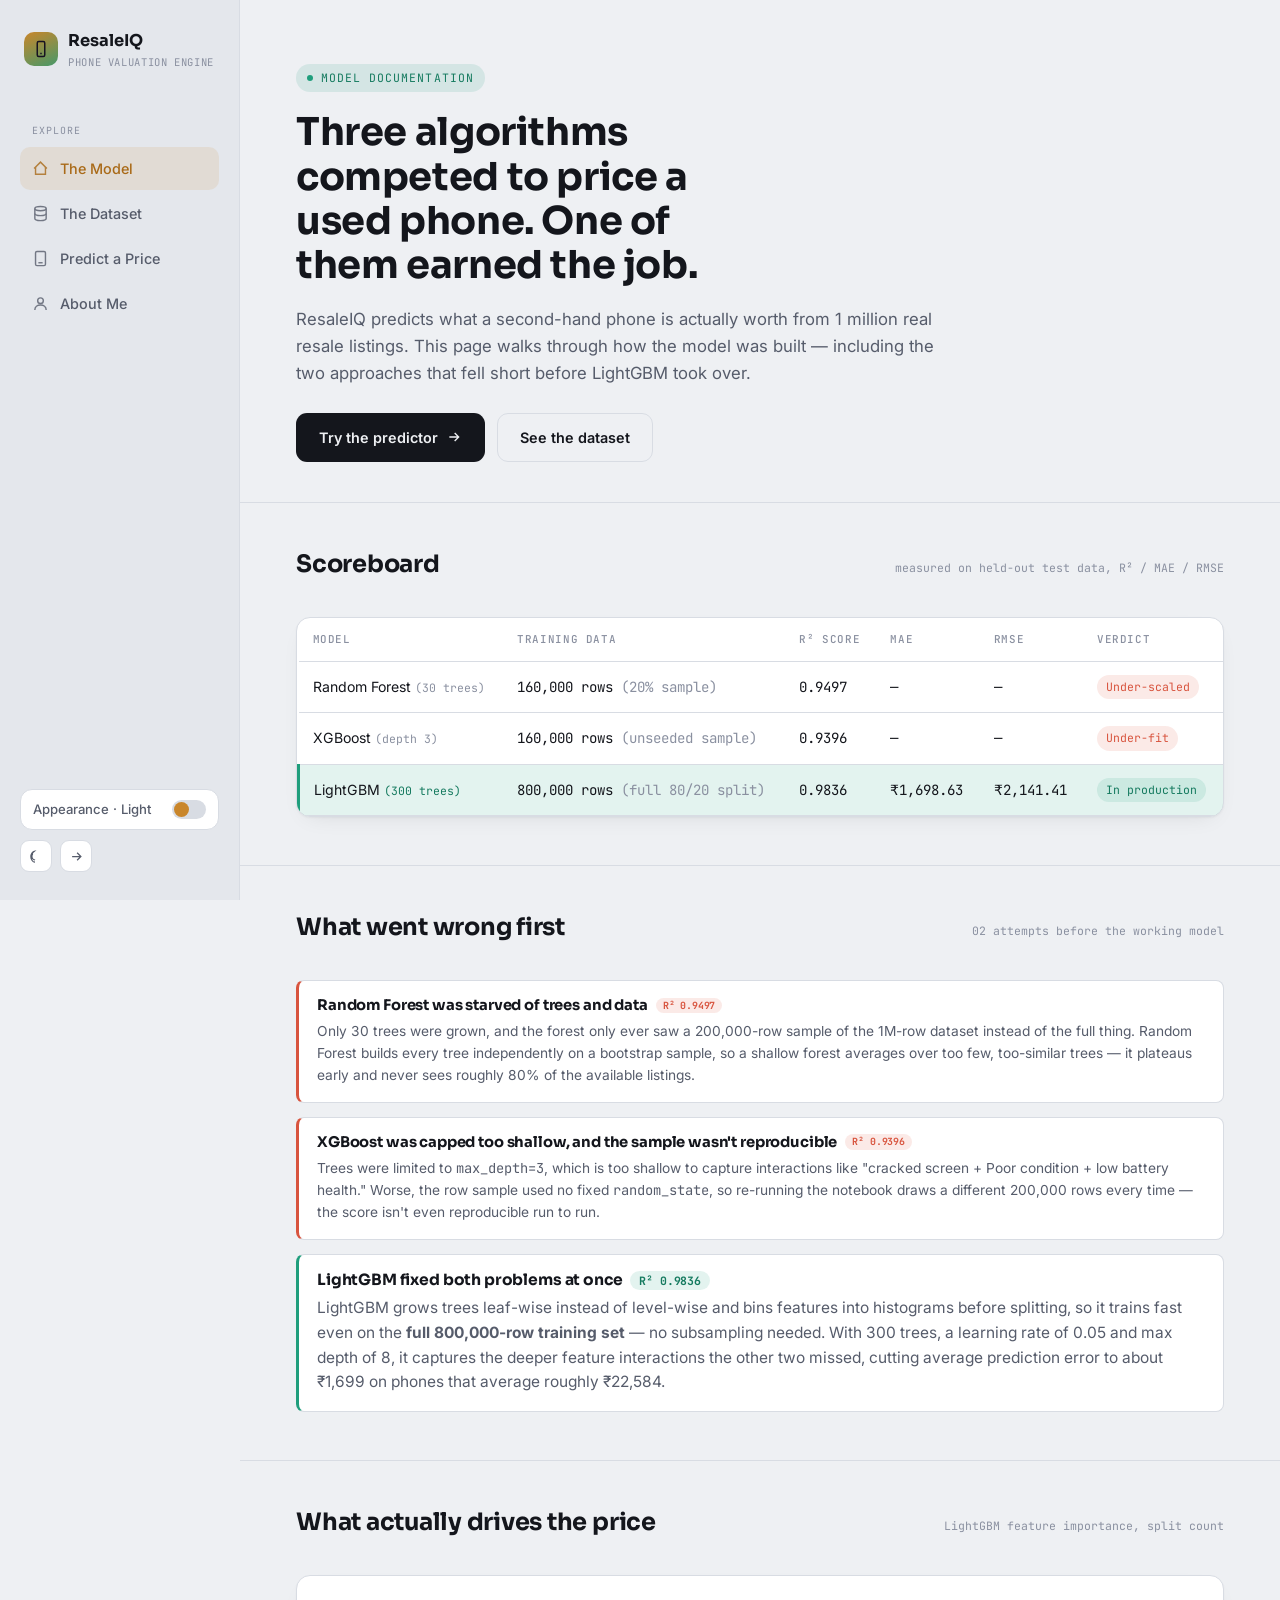
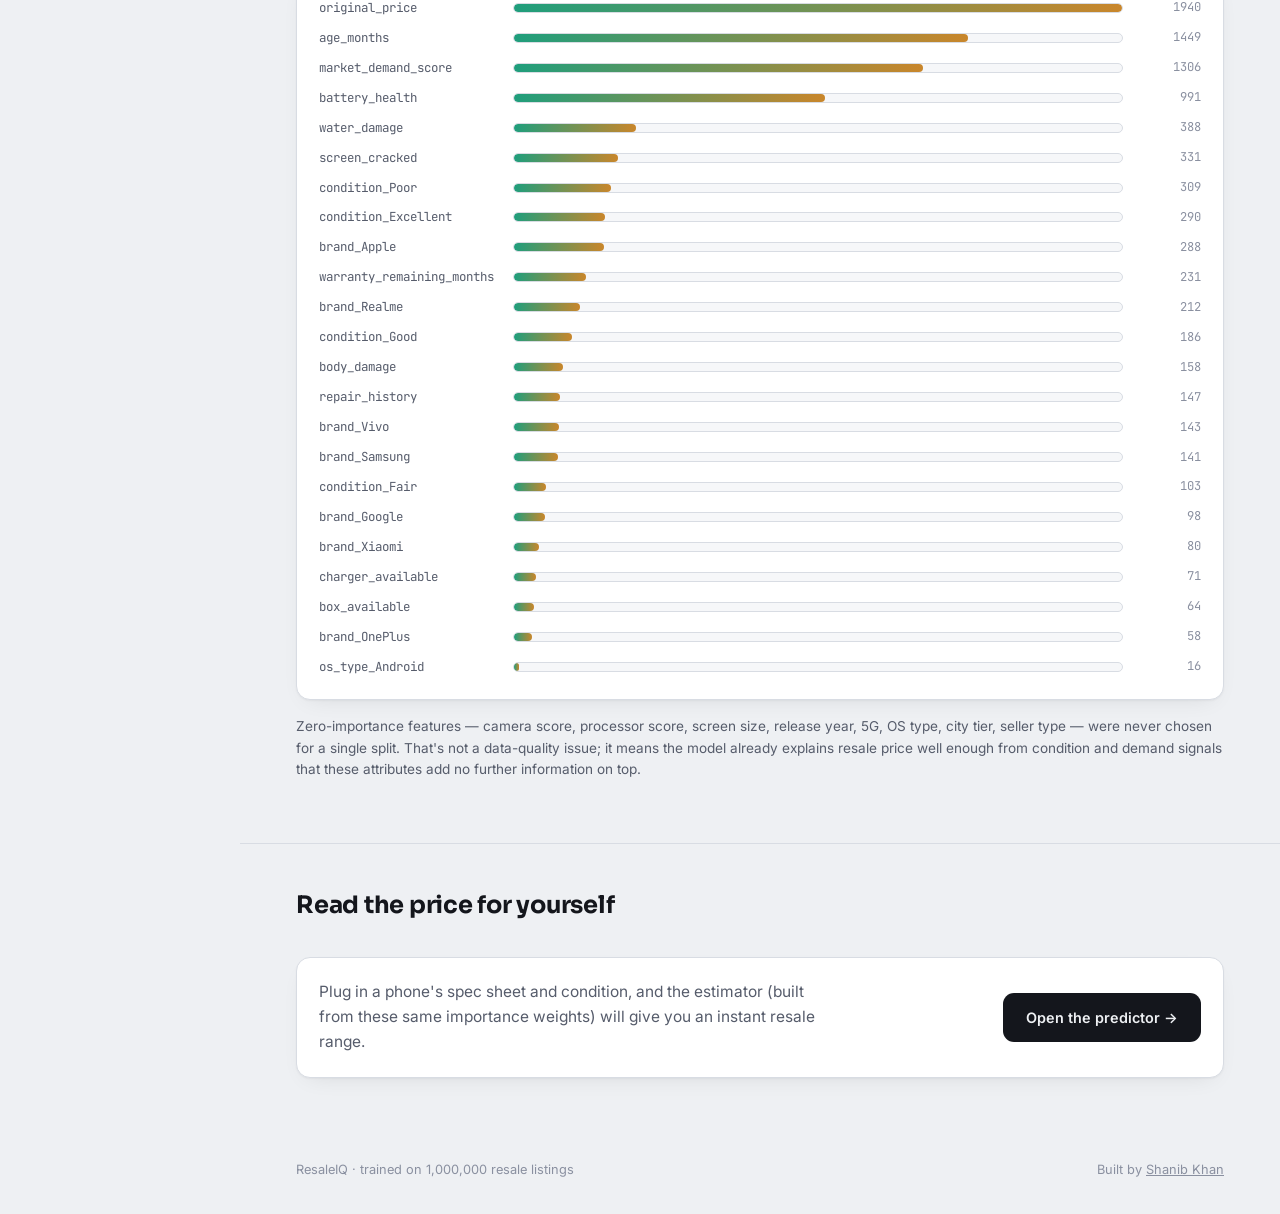
<file: resaleiq-website/index.html>
<!DOCTYPE html>
<html lang="en">
<head>
<meta charset="UTF-8">
<meta name="viewport" content="width=device-width, initial-scale=1.0">
<title>ResaleIQ — How the phone resale-price model works</title>
<link rel="stylesheet" href="css/style.css">
</head>
<body>

<div class="mobile-bar">
  <div class="brand" style="margin:0;">
    <div class="brand-mark"><svg viewBox="0 0 24 24" fill="none" stroke="#161221" stroke-width="2"><rect x="7" y="2" width="10" height="20" rx="2"/><path d="M11 18h2"/></svg></div>
    <div><div class="brand-name">ResaleIQ</div></div>
  </div>
  <button class="icon-btn" data-menu-toggle aria-label="Open menu"><svg viewBox="0 0 24 24" fill="none" stroke="currentColor" stroke-width="2"><path d="M3 6h18M3 12h18M3 18h18"/></svg></button>
</div>

<div class="shell">
  <aside class="sidebar">
    <div class="brand">
      <div class="brand-mark"><svg viewBox="0 0 24 24" fill="none" stroke="#161221" stroke-width="2"><rect x="7" y="2" width="10" height="20" rx="2"/><path d="M11 18h2"/></svg></div>
      <div>
        <div class="brand-name">ResaleIQ</div>
        <div class="brand-sub">Phone valuation engine</div>
      </div>
    </div>

    <nav class="nav">
      <div class="nav-label">Explore</div>
      <a href="index.html"><svg viewBox="0 0 24 24" fill="none" stroke="currentColor" stroke-width="2"><path d="M3 12l9-9 9 9"/><path d="M5 10v10h14V10"/></svg>The Model</a>
      <a href="dataset.html"><svg viewBox="0 0 24 24" fill="none" stroke="currentColor" stroke-width="2"><ellipse cx="12" cy="5" rx="8" ry="3"/><path d="M4 5v14c0 1.7 3.6 3 8 3s8-1.3 8-3V5"/><path d="M4 12c0 1.7 3.6 3 8 3s8-1.3 8-3"/></svg>The Dataset</a>
      <a href="predict.html"><svg viewBox="0 0 24 24" fill="none" stroke="currentColor" stroke-width="2"><rect x="5" y="2" width="14" height="20" rx="2"/><path d="M9 18h6"/></svg>Predict a Price</a>
      <a href="about.html"><svg viewBox="0 0 24 24" fill="none" stroke="currentColor" stroke-width="2"><circle cx="12" cy="8" r="4"/><path d="M4 21c0-4.4 3.6-7 8-7s8 2.6 8 7"/></svg>About Me</a>
    </nav>

    <div class="sidebar-foot">
      <div class="theme-toggle" data-theme-toggle>
        <span>Appearance · <span data-theme-label>Dark</span></span>
        <span class="toggle-track"><span class="toggle-dot"></span></span>
      </div>
      <div class="sidebar-links">
        <a class="icon-btn" href="https://github.com/shanib-techie" target="_blank" rel="noopener" aria-label="GitHub"><svg viewBox="0 0 24 24" fill="currentColor"><path d="M12 2C6.48 2 2 6.58 2 12.25c0 4.53 2.87 8.37 6.84 9.73.5.1.68-.22.68-.5 0-.24-.01-.87-.01-1.71-2.78.62-3.37-1.37-3.37-1.37-.46-1.2-1.11-1.53-1.11-1.53-.91-.64.07-.63.07-.63 1 .07 1.53 1.05 1.53 1.05.9 1.57 2.34 1.12 2.91.86.09-.66.35-1.12.64-1.38-2.22-.26-4.56-1.14-4.56-5.06 0-1.12.39-2.03 1.03-2.75-.1-.26-.45-1.31.1-2.72 0 0 .84-.27ā2.75 1.05a9.3 9.3 0 0 1 5 0c1.91-1.32 2.75-1.05 2.75-1.05.09-.66.35-1.12.64-1.38-2.22-.26-4.56-1.14-4.56-5.06 0-1.12.39-2.03 1.03-2.75-.1-.26-.45-1.31.1-2.72 0 0 .84-.27 2.75 1.05a9.3 9.3 0 0 1 5 0c1.91-1.32 2.75-1.05 2.75-1.05.55 1.41.2 2.46.1 2.72.64.72 1.03 1.63 1.03 2.75 0 3.93-2.34 4.79-4.57 5.05.36.32.68.94.68 1.9 0 1.37-.01 2.48-.01 2.81 0 .28.18.61.69.5A10.26 10.26 0 0 0 22 12.25C22 6.58 17.52 2 12 2z"/></svg></a>
        <a class="icon-btn" href="predict.html" aria-label="Try predictor"><svg viewBox="0 0 24 24" fill="none" stroke="currentColor" stroke-width="2"><path d="M5 12h14M13 6l6 6-6 6"/></svg></a>
      </div>
    </div>
  </aside>

  <main class="content">

    <section class="page-hero">
      <span class="eyebrow">Model documentation</span>
      <h1>Three algorithms competed to price a used phone. One of them earned the job.</h1>
      <p class="lede">ResaleIQ predicts what a second-hand phone is actually worth from 1 million real resale listings. This page walks through how the model was built — including the two approaches that fell short before LightGBM took over.</p>
      <div style="display:flex; gap:12px; margin-top:26px; flex-wrap:wrap;">
        <a href="predict.html" class="btn btn-primary">Try the predictor <svg width="16" height="16" viewBox="0 0 24 24" fill="none" stroke="currentColor" stroke-width="2"><path d="M5 12h14M13 6l6 6-6 6"/></svg></a>
        <a href="dataset.html" class="btn btn-ghost">See the dataset</a>
      </div>
    </section>

    <section class="section">
      <div class="section-head">
        <h2>Scoreboard</h2>
        <span class="tag">measured on held-out test data, R² / MAE / RMSE</span>
      </div>
      <div class="card" style="overflow-x:auto; padding:0;">
        <table class="model-table">
          <thead>
            <tr><th>Model</th><th>Training data</th><th>R² score</th><th>MAE</th><th>RMSE</th><th>Verdict</th></tr>
          </thead>
          <tbody>
            <tr>
              <td>Random Forest <span class="mono" style="color:var(--text-faint); font-size:.72rem;">(30 trees)</span></td>
              <td class="num">160,000 rows <span class="mono" style="color:var(--text-faint);">(20% sample)</span></td>
              <td class="num">0.9497</td>
              <td class="num">—</td>
              <td class="num">—</td>
              <td><span class="pill bad">Under-scaled</span></td>
            </tr>
            <tr>
              <td>XGBoost <span class="mono" style="color:var(--text-faint); font-size:.72rem;">(depth 3)</span></td>
              <td class="num">160,000 rows <span class="mono" style="color:var(--text-faint);">(unseeded sample)</span></td>
              <td class="num">0.9396</td>
              <td class="num">—</td>
              <td class="num">—</td>
              <td><span class="pill bad">Under-fit</span></td>
            </tr>
            <tr class="winner">
              <td>LightGBM <span class="mono" style="color:var(--jade-strong); font-size:.72rem;">(300 trees)</span></td>
              <td class="num">800,000 rows <span class="mono" style="color:var(--text-faint);">(full 80/20 split)</span></td>
              <td class="num">0.9836</td>
              <td class="num">₹1,698.63</td>
              <td class="num">₹2,141.41</td>
              <td><span class="pill good">In production</span></td>
            </tr>
          </tbody>
        </table>
      </div>
    </section>

    <section class="section">
      <div class="section-head">
        <h2>What went wrong first</h2>
        <span class="tag">02 attempts before the working model</span>
      </div>
      <div class="problem-list">
        <div class="problem">
          <h4>Random Forest was starved of trees and data <span class="tagmini">R² 0.9497</span></h4>
          <p>Only 30 trees were grown, and the forest only ever saw a 200,000-row sample of the 1M-row dataset instead of the full thing. Random Forest builds every tree independently on a bootstrap sample, so a shallow forest averages over too few, too-similar trees — it plateaus early and never sees roughly 80% of the available listings.</p>
        </div>
        <div class="problem">
          <h4>XGBoost was capped too shallow, and the sample wasn't reproducible <span class="tagmini">R² 0.9396</span></h4>
          <p>Trees were limited to <code>max_depth=3</code>, which is too shallow to capture interactions like "cracked screen + Poor condition + low battery health." Worse, the row sample used no fixed <code>random_state</code>, so re-running the notebook draws a different 200,000 rows every time — the score isn't even reproducible run to run.</p>
        </div>
      </div>
      <div class="win-note" style="margin-top:14px;">
        <h4 style="display:flex;align-items:center;gap:8px;margin-bottom:6px;">LightGBM fixed both problems at once <span class="pill good">R² 0.9836</span></h4>
        <p style="margin:0;">LightGBM grows trees leaf-wise instead of level-wise and bins features into histograms before splitting, so it trains fast even on the <strong>full 800,000-row training set</strong> — no subsampling needed. With 300 trees, a learning rate of 0.05 and max depth of 8, it captures the deeper feature interactions the other two missed, cutting average prediction error to about ₹1,699 on phones that average roughly ₹22,584.</p>
      </div>
    </section>

    <section class="section">
      <div class="section-head">
        <h2>What actually drives the price</h2>
        <span class="tag">LightGBM feature importance, split count</span>
      </div>
      <div class="card">
        <div class="feature-bars" id="feature-bars"></div>
      </div>
      <p style="margin-top:16px; font-size:.85rem;">Zero-importance features — camera score, processor score, screen size, release year, 5G, OS type, city tier, seller type — were never chosen for a single split. That's not a data-quality issue; it means the model already explains resale price well enough from condition and demand signals that these attributes add no further information on top.</p>
    </section>

    <section class="section" style="border-bottom:none;">
      <div class="section-head"><h2>Read the price for yourself</h2></div>
      <div class="card" style="display:flex; align-items:center; justify-content:space-between; flex-wrap:wrap; gap:16px;">
        <p style="margin:0; max-width:50ch;">Plug in a phone's spec sheet and condition, and the estimator (built from these same importance weights) will give you an instant resale range.</p>
        <a href="predict.html" class="btn btn-primary">Open the predictor →</a>
      </div>
    </section>

    <footer class="site-footer">
      <span>ResaleIQ · trained on 1,000,000 resale listings</span>
      <span>Built by <a href="about.html" style="text-decoration:underline;">Shanib Khan</a></span>
    </footer>
  </main>
</div>

<script src="js/theme.js"></script>
<script>
const FEATURES = [
  ["original_price", 1940], ["age_months", 1449], ["market_demand_score", 1306],
  ["battery_health", 991], ["water_damage", 388], ["screen_cracked", 331],
  ["condition_Poor", 309], ["condition_Excellent", 290], ["brand_Apple", 288],
  ["warranty_remaining_months", 231], ["brand_Realme", 212], ["condition_Good", 186],
  ["body_damage", 158], ["repair_history", 147], ["brand_Vivo", 143],
  ["brand_Samsung", 141], ["condition_Fair", 103], ["brand_Google", 98],
  ["brand_Xiaomi", 80], ["charger_available", 71], ["box_available", 64],
  ["brand_OnePlus", 58], ["os_type_Android", 16]
];
const max = Math.max(...FEATURES.map(f=>f[1]));
const wrap = document.getElementById('feature-bars');
FEATURES.forEach(([name, val])=>{
  const pct = (val/max*100).toFixed(1);
  const row = document.createElement('div');
  row.className = 'fbar-row';
  row.innerHTML = `<div class="fbar-name">${name}</div>
    <div class="fbar-track"><div class="fbar-fill" style="width:${pct}%"></div></div>
    <div class="fbar-val">${val}</div>`;
  wrap.appendChild(row);
});
</script>
</body>
</html>
</file>
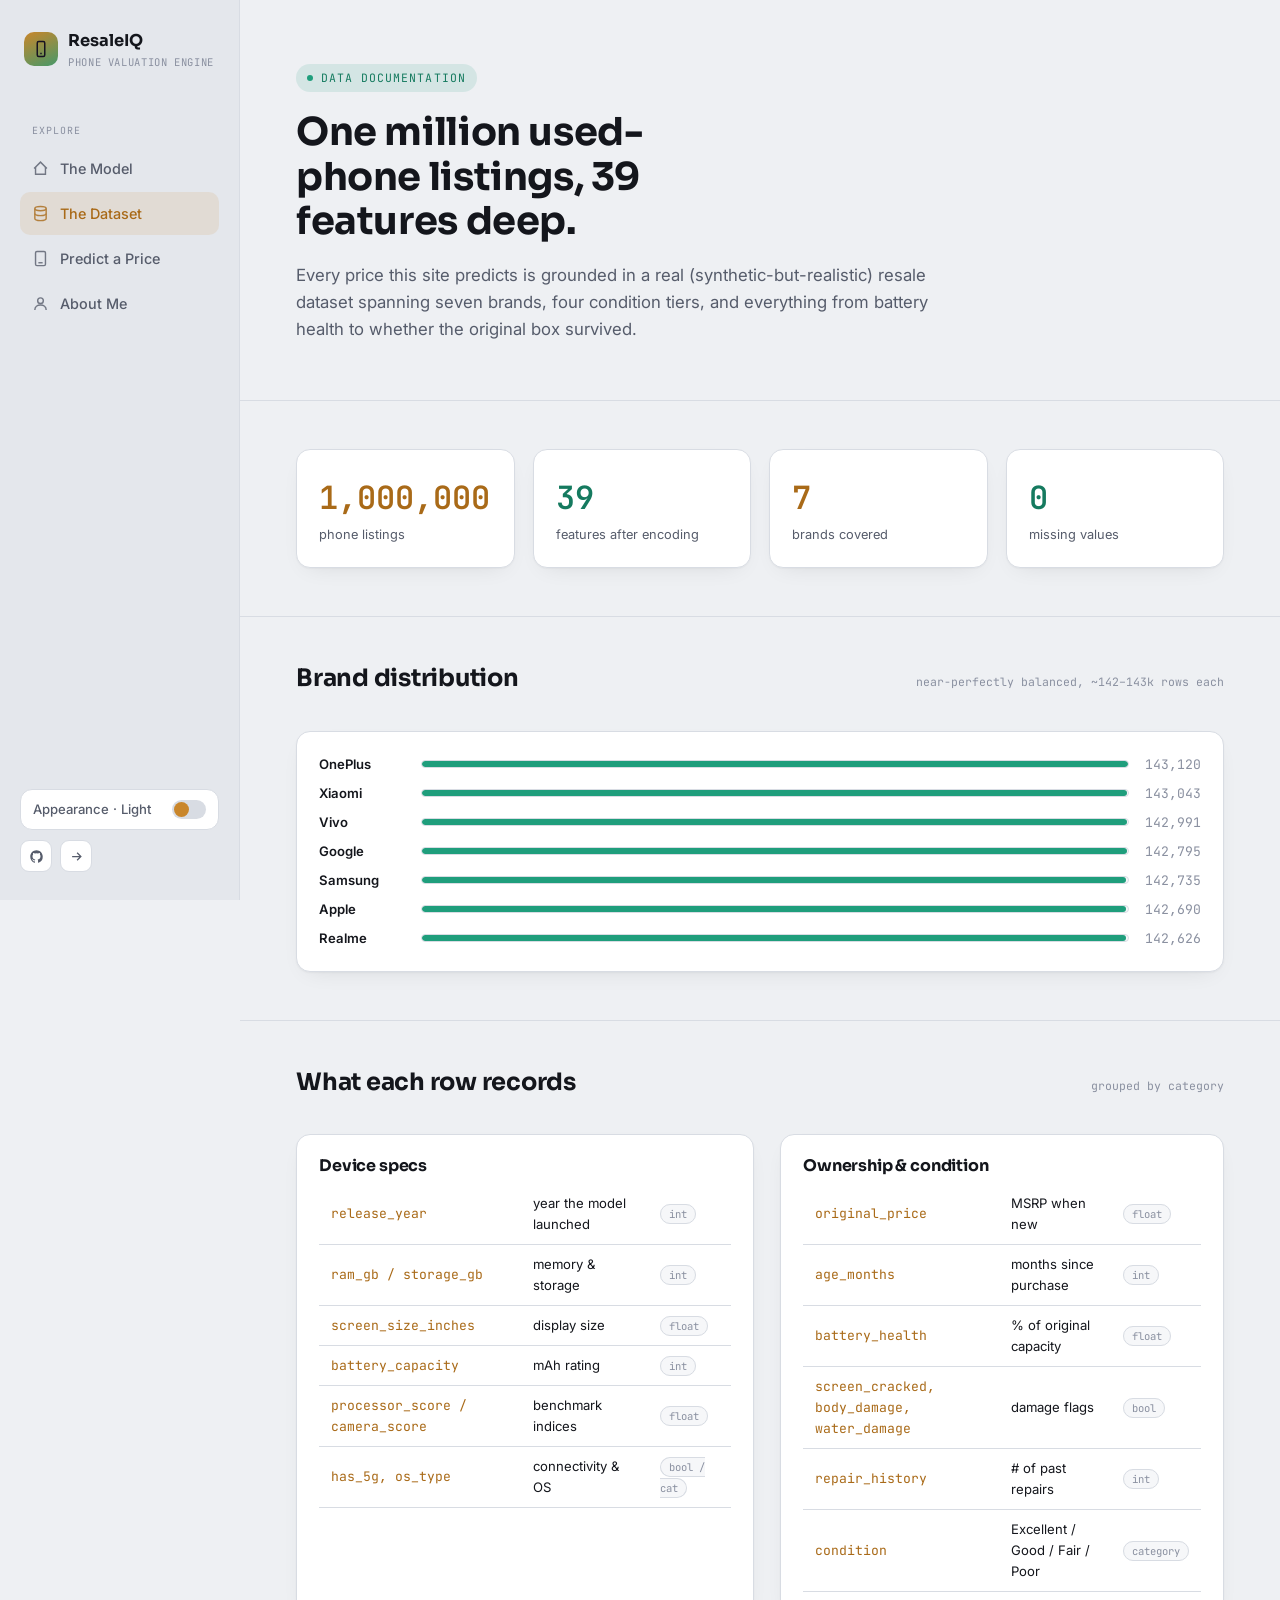
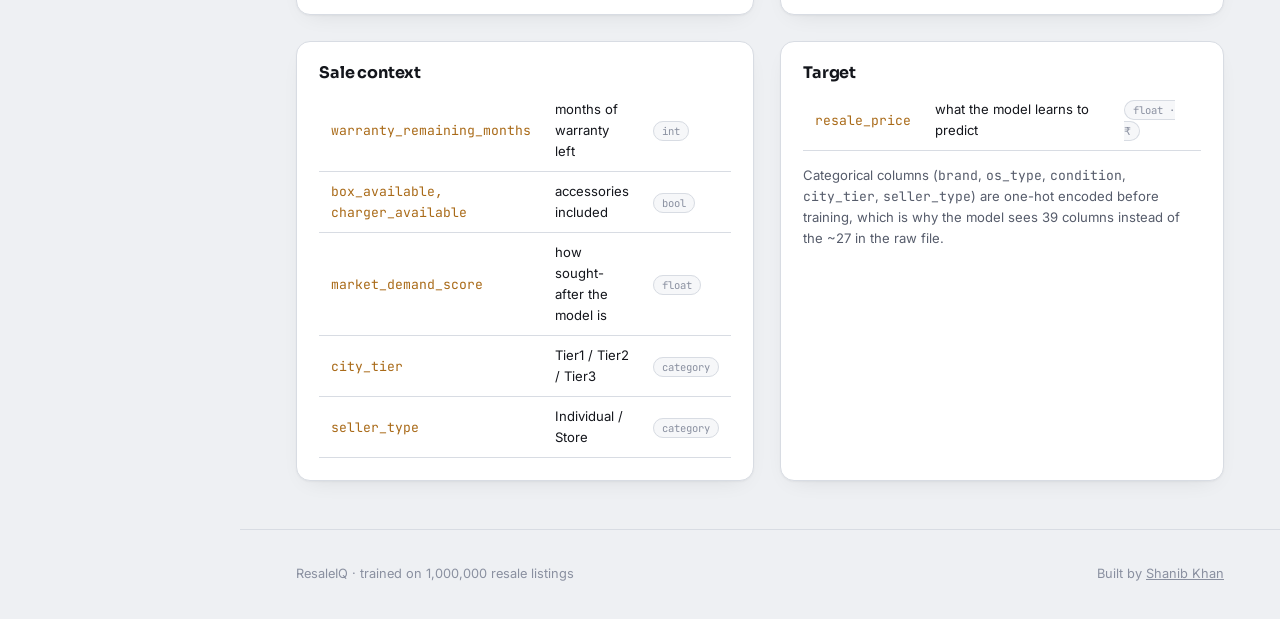
<file: resaleiq-website/dataset.html>
<!DOCTYPE html>
<html lang="en">
<head>
<meta charset="UTF-8">
<meta name="viewport" content="width=device-width, initial-scale=1.0">
<title>ResaleIQ — The dataset behind the model</title>
<link rel="stylesheet" href="css/style.css">
</head>
<body>

<div class="mobile-bar">
  <div class="brand" style="margin:0;">
    <div class="brand-mark"><svg viewBox="0 0 24 24" fill="none" stroke="#161221" stroke-width="2"><rect x="7" y="2" width="10" height="20" rx="2"/><path d="M11 18h2"/></svg></div>
    <div><div class="brand-name">ResaleIQ</div></div>
  </div>
  <button class="icon-btn" data-menu-toggle aria-label="Open menu"><svg viewBox="0 0 24 24" fill="none" stroke="currentColor" stroke-width="2"><path d="M3 6h18M3 12h18M3 18h18"/></svg></button>
</div>

<div class="shell">
  <aside class="sidebar">
    <div class="brand">
      <div class="brand-mark"><svg viewBox="0 0 24 24" fill="none" stroke="#161221" stroke-width="2"><rect x="7" y="2" width="10" height="20" rx="2"/><path d="M11 18h2"/></svg></div>
      <div>
        <div class="brand-name">ResaleIQ</div>
        <div class="brand-sub">Phone valuation engine</div>
      </div>
    </div>

    <nav class="nav">
      <div class="nav-label">Explore</div>
      <a href="index.html"><svg viewBox="0 0 24 24" fill="none" stroke="currentColor" stroke-width="2"><path d="M3 12l9-9 9 9"/><path d="M5 10v10h14V10"/></svg>The Model</a>
      <a href="dataset.html"><svg viewBox="0 0 24 24" fill="none" stroke="currentColor" stroke-width="2"><ellipse cx="12" cy="5" rx="8" ry="3"/><path d="M4 5v14c0 1.7 3.6 3 8 3s8-1.3 8-3V5"/><path d="M4 12c0 1.7 3.6 3 8 3s8-1.3 8-3"/></svg>The Dataset</a>
      <a href="predict.html"><svg viewBox="0 0 24 24" fill="none" stroke="currentColor" stroke-width="2"><rect x="5" y="2" width="14" height="20" rx="2"/><path d="M9 18h6"/></svg>Predict a Price</a>
      <a href="about.html"><svg viewBox="0 0 24 24" fill="none" stroke="currentColor" stroke-width="2"><circle cx="12" cy="8" r="4"/><path d="M4 21c0-4.4 3.6-7 8-7s8 2.6 8 7"/></svg>About Me</a>
    </nav>

    <div class="sidebar-foot">
      <div class="theme-toggle" data-theme-toggle>
        <span>Appearance · <span data-theme-label>Dark</span></span>
        <span class="toggle-track"><span class="toggle-dot"></span></span>
      </div>
      <div class="sidebar-links">
        <a class="icon-btn" href="https://github.com/shanib-techie" target="_blank" rel="noopener" aria-label="GitHub"><svg viewBox="0 0 24 24" fill="currentColor"><path d="M12 2C6.48 2 2 6.58 2 12.25c0 4.53 2.87 8.37 6.84 9.73.5.1.68-.22.68-.5 0-.24-.01-.87-.01-1.71-2.78.62-3.37-1.37-3.37-1.37-.46-1.2-1.11-1.53-1.11-1.53-.91-.64.07-.63.07-.63 1 .07 1.53 1.05 1.53 1.05.9 1.57 2.34 1.12 2.91.86.09-.66.35-1.12.64-1.38-2.22-.26-4.56-1.14-4.56-5.06 0-1.12.39-2.03 1.03-2.75-.1-.26-.45-1.31.1-2.72 0 0 .84-.27 2.75 1.05a9.3 9.3 0 0 1 5 0c1.91-1.32 2.75-1.05 2.75-1.05.55 1.41.2 2.46.1 2.72.64.72 1.03 1.63 1.03 2.75 0 3.93-2.34 4.79-4.57 5.05.36.32.68.94.68 1.9 0 1.37-.01 2.48-.01 2.81 0 .28.18.61.69.5A10.26 10.26 0 0 0 22 12.25C22 6.58 17.52 2 12 2z"/></svg></a>
        <a class="icon-btn" href="predict.html" aria-label="Try predictor"><svg viewBox="0 0 24 24" fill="none" stroke="currentColor" stroke-width="2"><path d="M5 12h14M13 6l6 6-6 6"/></svg></a>
      </div>
    </div>
  </aside>

  <main class="content">

    <section class="page-hero">
      <span class="eyebrow">Data documentation</span>
      <h1>One million used-phone listings, 39 features deep.</h1>
      <p class="lede">Every price this site predicts is grounded in a real (synthetic-but-realistic) resale dataset spanning seven brands, four condition tiers, and everything from battery health to whether the original box survived.</p>
    </section>

    <section class="section">
      <div class="grid grid-4">
        <div class="card stat-card">
          <div class="num brass">1,000,000</div>
          <div class="label">phone listings</div>
        </div>
        <div class="card stat-card">
          <div class="num jade">39</div>
          <div class="label">features after encoding</div>
        </div>
        <div class="card stat-card">
          <div class="num brass">7</div>
          <div class="label">brands covered</div>
        </div>
        <div class="card stat-card">
          <div class="num jade">0</div>
          <div class="label">missing values</div>
        </div>
      </div>
    </section>

    <section class="section">
      <div class="section-head">
        <h2>Brand distribution</h2>
        <span class="tag">near-perfectly balanced, ~142–143k rows each</span>
      </div>
      <div class="card">
        <div class="brand-bars" id="brand-bars"></div>
      </div>
    </section>

    <section class="section">
      <div class="section-head">
        <h2>What each row records</h2>
        <span class="tag">grouped by category</span>
      </div>
      <div class="two-col">
        <div class="card">
          <h3>Device specs</h3>
          <table class="schema-table">
            <tbody>
              <tr><td>release_year</td><td>year the model launched</td><td><span class="badge-type">int</span></td></tr>
              <tr><td>ram_gb / storage_gb</td><td>memory &amp; storage</td><td><span class="badge-type">int</span></td></tr>
              <tr><td>screen_size_inches</td><td>display size</td><td><span class="badge-type">float</span></td></tr>
              <tr><td>battery_capacity</td><td>mAh rating</td><td><span class="badge-type">int</span></td></tr>
              <tr><td>processor_score / camera_score</td><td>benchmark indices</td><td><span class="badge-type">float</span></td></tr>
              <tr><td>has_5g, os_type</td><td>connectivity &amp; OS</td><td><span class="badge-type">bool / cat</span></td></tr>
            </tbody>
          </table>
        </div>
        <div class="card">
          <h3>Ownership &amp; condition</h3>
          <table class="schema-table">
            <tbody>
              <tr><td>original_price</td><td>MSRP when new</td><td><span class="badge-type">float</span></td></tr>
              <tr><td>age_months</td><td>months since purchase</td><td><span class="badge-type">int</span></td></tr>
              <tr><td>battery_health</td><td>% of original capacity</td><td><span class="badge-type">float</span></td></tr>
              <tr><td>screen_cracked, body_damage, water_damage</td><td>damage flags</td><td><span class="badge-type">bool</span></td></tr>
              <tr><td>repair_history</td><td># of past repairs</td><td><span class="badge-type">int</span></td></tr>
              <tr><td>condition</td><td>Excellent / Good / Fair / Poor</td><td><span class="badge-type">category</span></td></tr>
            </tbody>
          </table>
        </div>
        <div class="card">
          <h3>Sale context</h3>
          <table class="schema-table">
            <tbody>
              <tr><td>warranty_remaining_months</td><td>months of warranty left</td><td><span class="badge-type">int</span></td></tr>
              <tr><td>box_available, charger_available</td><td>accessories included</td><td><span class="badge-type">bool</span></td></tr>
              <tr><td>market_demand_score</td><td>how sought-after the model is</td><td><span class="badge-type">float</span></td></tr>
              <tr><td>city_tier</td><td>Tier1 / Tier2 / Tier3</td><td><span class="badge-type">category</span></td></tr>
              <tr><td>seller_type</td><td>Individual / Store</td><td><span class="badge-type">category</span></td></tr>
            </tbody>
          </table>
        </div>
        <div class="card">
          <h3>Target</h3>
          <table class="schema-table">
            <tbody>
              <tr><td>resale_price</td><td>what the model learns to predict</td><td><span class="badge-type">float · ₹</span></td></tr>
            </tbody>
          </table>
          <p style="margin-top:14px; font-size:.82rem;">Categorical columns (<code>brand</code>, <code>os_type</code>, <code>condition</code>, <code>city_tier</code>, <code>seller_type</code>) are one-hot encoded before training, which is why the model sees 39 columns instead of the ~27 in the raw file.</p>
        </div>
      </div>
    </section>

    <footer class="site-footer">
      <span>ResaleIQ · trained on 1,000,000 resale listings</span>
      <span>Built by <a href="about.html" style="text-decoration:underline;">Shanib Khan</a></span>
    </footer>
  </main>
</div>

<script src="js/theme.js"></script>
<script>
const BRANDS = [
  ["OnePlus", 143120], ["Xiaomi", 143043], ["Vivo", 142991],
  ["Google", 142795], ["Samsung", 142735], ["Apple", 142690], ["Realme", 142626]
];
const max = Math.max(...BRANDS.map(b=>b[1]));
const wrap = document.getElementById('brand-bars');
BRANDS.forEach(([name, val])=>{
  const pct = (val/max*100).toFixed(1);
  const row = document.createElement('div');
  row.className = 'brand-row';
  row.innerHTML = `<div class="name">${name}</div>
    <div class="track"><div class="fill" style="width:${pct}%"></div></div>
    <div class="count">${val.toLocaleString()}</div>`;
  wrap.appendChild(row);
});
</script>
</body>
</html>
</file>
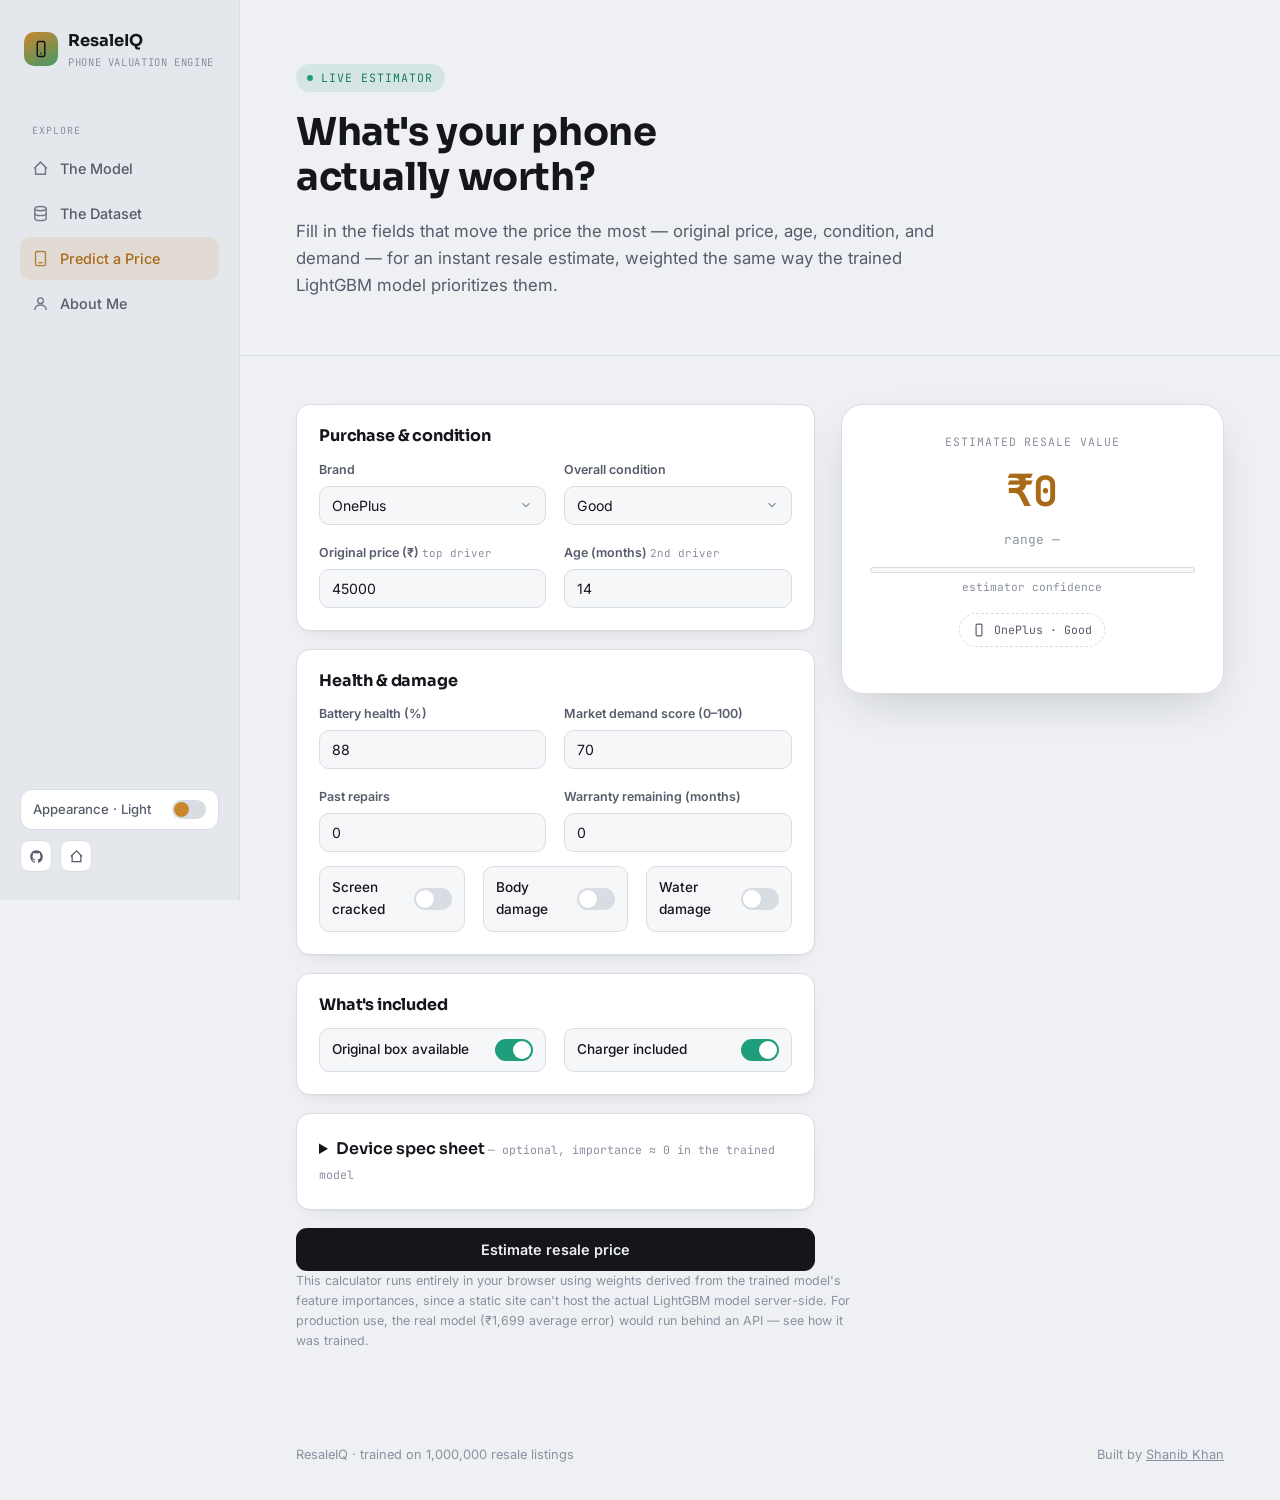
<file: resaleiq-website/predict.html>
<!DOCTYPE html>
<html lang="en">
<head>
<meta charset="UTF-8">
<meta name="viewport" content="width=device-width, initial-scale=1.0">
<title>ResaleIQ — Predict your phone's resale price</title>
<link rel="stylesheet" href="css/style.css">
</head>
<body>

<div class="mobile-bar">
  <div class="brand" style="margin:0;">
    <div class="brand-mark"><svg viewBox="0 0 24 24" fill="none" stroke="#161221" stroke-width="2"><rect x="7" y="2" width="10" height="20" rx="2"/><path d="M11 18h2"/></svg></div>
    <div><div class="brand-name">ResaleIQ</div></div>
  </div>
  <button class="icon-btn" data-menu-toggle aria-label="Open menu"><svg viewBox="0 0 24 24" fill="none" stroke="currentColor" stroke-width="2"><path d="M3 6h18M3 12h18M3 18h18"/></svg></button>
</div>

<div class="shell">
  <aside class="sidebar">
    <div class="brand">
      <div class="brand-mark"><svg viewBox="0 0 24 24" fill="none" stroke="#161221" stroke-width="2"><rect x="7" y="2" width="10" height="20" rx="2"/><path d="M11 18h2"/></svg></div>
      <div>
        <div class="brand-name">ResaleIQ</div>
        <div class="brand-sub">Phone valuation engine</div>
      </div>
    </div>

    <nav class="nav">
      <div class="nav-label">Explore</div>
      <a href="index.html"><svg viewBox="0 0 24 24" fill="none" stroke="currentColor" stroke-width="2"><path d="M3 12l9-9 9 9"/><path d="M5 10v10h14V10"/></svg>The Model</a>
      <a href="dataset.html"><svg viewBox="0 0 24 24" fill="none" stroke="currentColor" stroke-width="2"><ellipse cx="12" cy="5" rx="8" ry="3"/><path d="M4 5v14c0 1.7 3.6 3 8 3s8-1.3 8-3V5"/><path d="M4 12c0 1.7 3.6 3 8 3s8-1.3 8-3"/></svg>The Dataset</a>
      <a href="predict.html"><svg viewBox="0 0 24 24" fill="none" stroke="currentColor" stroke-width="2"><rect x="5" y="2" width="14" height="20" rx="2"/><path d="M9 18h6"/></svg>Predict a Price</a>
      <a href="about.html"><svg viewBox="0 0 24 24" fill="none" stroke="currentColor" stroke-width="2"><circle cx="12" cy="8" r="4"/><path d="M4 21c0-4.4 3.6-7 8-7s8 2.6 8 7"/></svg>About Me</a>
    </nav>

    <div class="sidebar-foot">
      <div class="theme-toggle" data-theme-toggle>
        <span>Appearance · <span data-theme-label>Dark</span></span>
        <span class="toggle-track"><span class="toggle-dot"></span></span>
      </div>
      <div class="sidebar-links">
        <a class="icon-btn" href="https://github.com/shanib-techie" target="_blank" rel="noopener" aria-label="GitHub"><svg viewBox="0 0 24 24" fill="currentColor"><path d="M12 2C6.48 2 2 6.58 2 12.25c0 4.53 2.87 8.37 6.84 9.73.5.1.68-.22.68-.5 0-.24-.01-.87-.01-1.71-2.78.62-3.37-1.37-3.37-1.37-.46-1.2-1.11-1.53-1.11-1.53-.91-.64.07-.63.07-.63 1 .07 1.53 1.05 1.53 1.05.9 1.57 2.34 1.12 2.91.86.09-.66.35-1.12.64-1.38-2.22-.26-4.56-1.14-4.56-5.06 0-1.12.39-2.03 1.03-2.75-.1-.26-.45-1.31.1-2.72 0 0 .84-.27 2.75 1.05a9.3 9.3 0 0 1 5 0c1.91-1.32 2.75-1.05 2.75-1.05.55 1.41.2 2.46.1 2.72.64.72 1.03 1.63 1.03 2.75 0 3.93-2.34 4.79-4.57 5.05.36.32.68.94.68 1.9 0 1.37-.01 2.48-.01 2.81 0 .28.18.61.69.5A10.26 10.26 0 0 0 22 12.25C22 6.58 17.52 2 12 2z"/></svg></a>
        <a class="icon-btn" href="index.html" aria-label="Model docs"><svg viewBox="0 0 24 24" fill="none" stroke="currentColor" stroke-width="2"><path d="M3 12l9-9 9 9"/><path d="M5 10v10h14V10"/></svg></a>
      </div>
    </div>
  </aside>

  <main class="content">

    <section class="page-hero">
      <span class="eyebrow">Live estimator</span>
      <h1>What's your phone actually worth?</h1>
      <p class="lede">Fill in the fields that move the price the most — original price, age, condition, and demand — for an instant resale estimate, weighted the same way the trained LightGBM model prioritizes them.</p>
    </section>

    <section class="section" style="border-bottom:none;">
      <div class="predict-grid">

        <form id="predict-form">

          <div class="card" style="margin-bottom:18px;">
            <h3>Purchase &amp; condition</h3>
            <div class="grid grid-2" style="margin-top:14px;">
              <div class="field">
                <label for="brand">Brand</label>
                <select id="brand">
                  <option value="Apple">Apple</option>
                  <option value="Samsung">Samsung</option>
                  <option value="Google">Google</option>
                  <option value="OnePlus" selected>OnePlus</option>
                  <option value="Xiaomi">Xiaomi</option>
                  <option value="Vivo">Vivo</option>
                  <option value="Realme">Realme</option>
                </select>
              </div>
              <div class="field">
                <label for="condition">Overall condition</label>
                <select id="condition">
                  <option value="Excellent">Excellent</option>
                  <option value="Good" selected>Good</option>
                  <option value="Fair">Fair</option>
                  <option value="Poor">Poor</option>
                </select>
              </div>
              <div class="field">
                <label for="original_price">Original price (₹) <span class="hint">top driver</span></label>
                <input type="number" id="original_price" value="45000" min="3000" step="500">
              </div>
              <div class="field">
                <label for="age_months">Age (months) <span class="hint">2nd driver</span></label>
                <input type="number" id="age_months" value="14" min="0" max="96">
              </div>
            </div>
          </div>

          <div class="card" style="margin-bottom:18px;">
            <h3>Health &amp; damage</h3>
            <div class="grid grid-2" style="margin-top:14px;">
              <div class="field">
                <label for="battery_health">Battery health (%)</label>
                <input type="number" id="battery_health" value="88" min="30" max="100">
              </div>
              <div class="field">
                <label for="market_demand_score">Market demand score (0–100)</label>
                <input type="number" id="market_demand_score" value="70" min="0" max="100">
              </div>
              <div class="field">
                <label for="repair_history">Past repairs</label>
                <input type="number" id="repair_history" value="0" min="0" max="6">
              </div>
              <div class="field">
                <label for="warranty_remaining_months">Warranty remaining (months)</label>
                <input type="number" id="warranty_remaining_months" value="0" min="0" max="24">
              </div>
            </div>
            <div class="grid grid-3" style="margin-top:14px;">
              <div class="toggle-field"><label for="screen_cracked">Screen cracked</label><div class="switch" data-switch="screen_cracked"><div class="dot"></div></div></div>
              <div class="toggle-field"><label for="body_damage">Body damage</label><div class="switch" data-switch="body_damage"><div class="dot"></div></div></div>
              <div class="toggle-field"><label for="water_damage">Water damage</label><div class="switch" data-switch="water_damage"><div class="dot"></div></div></div>
            </div>
          </div>

          <div class="card" style="margin-bottom:18px;">
            <h3>What's included</h3>
            <div class="grid grid-2" style="margin-top:14px;">
              <div class="toggle-field"><label for="box_available">Original box available</label><div class="switch on" data-switch="box_available"><div class="dot"></div></div></div>
              <div class="toggle-field"><label for="charger_available">Charger included</label><div class="switch on" data-switch="charger_available"><div class="dot"></div></div></div>
            </div>
          </div>

          <details class="card" style="margin-bottom:18px;">
            <summary style="cursor:pointer; font-family:var(--font-display); font-weight:600; font-size:1rem;">Device spec sheet <span class="mono" style="font-size:.72rem; color:var(--text-faint); font-weight:400;">— optional, importance ≈ 0 in the trained model</span></summary>
            <p style="margin-top:12px;">RAM, storage, screen size, camera/processor score, 5G, OS, city tier and seller type were all tested — LightGBM never picked any of them for a split. Fill these in if you like, but per <a href="index.html">the model breakdown</a>, they won't move the estimate below.</p>
          </details>

          <button type="button" id="estimate-btn" class="btn btn-primary btn-block">Estimate resale price</button>
        </form>

        <aside class="result-panel">
          <div class="mono" style="font-size:.72rem; color:var(--text-faint); text-transform:uppercase; letter-spacing:.08em;">Estimated resale value</div>
          <div class="price" id="price-out">₹0</div>
          <div class="price-range" id="range-out">range —</div>
          <div class="confidence-bar"><div class="confidence-fill" id="confidence-fill" style="width:0%"></div></div>
          <div class="mono" style="font-size:.7rem; color:var(--text-faint);">estimator confidence</div>
          <div class="device-badge" id="device-badge">
            <svg width="14" height="14" viewBox="0 0 24 24" fill="none" stroke="currentColor" stroke-width="2"><rect x="7" y="2" width="10" height="20" rx="2"/></svg>
            OnePlus · Good
          </div>
          <div class="drivers" id="drivers"></div>
        </aside>

      </div>

      <p style="font-size:.78rem; color:var(--text-faint); max-width:70ch;">This calculator runs entirely in your browser using weights derived from the trained model's feature importances, since a static site can't host the actual LightGBM model server-side. For production use, the real model (₹1,699 average error) would run behind an API — see <a href="index.html">how it was trained</a>.</p>
    </section>

    <footer class="site-footer">
      <span>ResaleIQ · trained on 1,000,000 resale listings</span>
      <span>Built by <a href="about.html" style="text-decoration:underline;">Shanib Khan</a></span>
    </footer>
  </main>
</div>

<script src="js/theme.js"></script>
<script src="js/predict.js"></script>
</body>
</html>
</file>
<file: resaleiq-website/css/style.css>
/* =========================================================
   ResaleIQ — design tokens
   A phone resale-value engine. Palette pulls from device
   materials: brushed metal, AMOLED black, and the brass/jade
   pairing used on circuit boards & warranty seals.
   ========================================================= */

@import url('https://fonts.googleapis.com/css2?family=Sora:wght@400;500;600;700;800&family=Inter:wght@400;500;600;700&family=JetBrains+Mono:wght@400;500;600&display=swap');

:root{
  --bg:            #EEF0F3;
  --bg-alt:        #E4E7EC;
  --surface:       #FFFFFF;
  --surface-2:     #F6F7F9;
  --border:        #D8DCE3;
  --text:          #14161C;
  --text-dim:      #565C6B;
  --text-faint:    #8A90A0;

  --brass:         #C9862B;
  --brass-strong:  #A96A18;
  --jade:          #1F9E7C;
  --jade-strong:   #157A5F;
  --coral:         #D8543E;

  --brass-tint:    rgba(201,134,43,.12);
  --jade-tint:     rgba(31,158,124,.12);
  --coral-tint:    rgba(216,84,62,.12);

  --shadow: 0 1px 2px rgba(20,22,28,.04), 0 8px 24px -12px rgba(20,22,28,.12);
  --shadow-lg: 0 16px 48px -16px rgba(20,22,28,.22);

  --radius-sm: 8px;
  --radius: 14px;
  --radius-lg: 22px;

  --font-display: 'Sora', sans-serif;
  --font-body: 'Inter', sans-serif;
  --font-mono: 'JetBrains Mono', monospace;

  --sidebar-w: 240px;
  --ease: cubic-bezier(.22,1,.36,1);
}

html[data-theme="dark"]{
  --bg:            #121018;
  --bg-alt:        #17141F;
  --surface:       #1C1927;
  --surface-2:     #211D2E;
  --border:        #322C41;
  --text:          #F3F1EC;
  --text-dim:      #ADA8BC;
  --text-faint:    #736D85;

  --brass:         #E7A33E;
  --brass-strong:  #F2B65D;
  --jade:          #3FCDA8;
  --jade-strong:   #5EDFBD;
  --coral:         #E88170;

  --brass-tint:    rgba(231,163,62,.14);
  --jade-tint:     rgba(63,205,168,.14);
  --coral-tint:    rgba(232,129,112,.14);

  --shadow: 0 1px 2px rgba(0,0,0,.3), 0 12px 32px -12px rgba(0,0,0,.5);
  --shadow-lg: 0 24px 64px -20px rgba(0,0,0,.6);
}

*{ box-sizing:border-box; }
html{ scroll-behavior:smooth; }
body{
  margin:0;
  background:var(--bg);
  color:var(--text);
  font-family:var(--font-body);
  font-size:15.5px;
  line-height:1.6;
  -webkit-font-smoothing:antialiased;
  transition:background .3s var(--ease), color .3s var(--ease);
}
h1,h2,h3,h4{ font-family:var(--font-display); margin:0 0 .5em; line-height:1.15; letter-spacing:-.01em; }
p{ margin:0 0 1em; color:var(--text-dim); }
a{ color:inherit; text-decoration:none; }
code, .mono{ font-family:var(--font-mono); }
img{ max-width:100%; display:block; }
::selection{ background:var(--brass); color:#1a1305; }

@media (prefers-reduced-motion: reduce){
  *{ animation-duration:.001ms !important; transition-duration:.001ms !important; }
}

/* ---------- layout shell ---------- */
.shell{
  display:grid;
  grid-template-columns: var(--sidebar-w) 1fr;
  min-height:100vh;
}

/* ---------- sidebar ---------- */
.sidebar{
  position:sticky; top:0; height:100vh;
  border-right:1px solid var(--border);
  background:var(--bg-alt);
  display:flex; flex-direction:column;
  padding:28px 20px;
}
.brand{
  display:flex; align-items:center; gap:10px;
  margin-bottom:34px; padding:0 4px;
}
.brand-mark{
  width:34px; height:34px; border-radius:10px;
  background:linear-gradient(155deg, var(--brass) 0%, var(--jade) 130%);
  display:flex; align-items:center; justify-content:center;
  flex:none;
}
.brand-mark svg{ width:18px; height:18px; }
.brand-name{ font-family:var(--font-display); font-weight:700; font-size:1.02rem; }
.brand-sub{ font-family:var(--font-mono); font-size:.66rem; color:var(--text-faint); letter-spacing:.06em; text-transform:uppercase; }

.nav{ display:flex; flex-direction:column; gap:2px; flex:1; }
.nav a{
  display:flex; align-items:center; gap:11px;
  padding:10px 12px; border-radius:10px;
  color:var(--text-dim); font-size:.9rem; font-weight:500;
  transition:background .15s var(--ease), color .15s var(--ease);
}
.nav a svg{ width:17px; height:17px; flex:none; opacity:.8; }
.nav a:hover{ background:var(--surface); color:var(--text); }
.nav a.active{ background:var(--brass-tint); color:var(--brass-strong); }
.nav-label{ font-family:var(--font-mono); font-size:.62rem; letter-spacing:.1em; text-transform:uppercase; color:var(--text-faint); margin:18px 12px 6px; }

.sidebar-foot{ margin-top:auto; display:flex; flex-direction:column; gap:10px; }
.theme-toggle{
  display:flex; align-items:center; justify-content:space-between;
  border:1px solid var(--border); border-radius:12px;
  padding:9px 12px; background:var(--surface); cursor:pointer;
  font-size:.82rem; font-weight:500; color:var(--text-dim);
}
.theme-toggle svg{ width:16px; height:16px; }
.toggle-track{
  width:34px; height:19px; border-radius:20px; background:var(--border);
  position:relative; transition:background .2s var(--ease);
}
.toggle-dot{
  position:absolute; top:2px; left:2px; width:15px; height:15px; border-radius:50%;
  background:var(--brass); transition:left .2s var(--ease), background .2s var(--ease);
}
html[data-theme="dark"] .toggle-track{ background:var(--jade-tint); }
html[data-theme="dark"] .toggle-dot{ left:17px; background:var(--jade); }

.sidebar-links{ display:flex; gap:8px; }
.icon-btn{
  width:32px; height:32px; border-radius:9px; border:1px solid var(--border);
  display:flex; align-items:center; justify-content:center; background:var(--surface);
  color:var(--text-dim);
}
.icon-btn svg{ width:15px; height:15px; }

/* mobile nav toggle */
.mobile-bar{ display:none; }

/* ---------- main / content ---------- */
.content{ min-width:0; }
.page-hero{
  padding:64px 56px 40px;
  border-bottom:1px solid var(--border);
  position:relative; overflow:hidden;
}
.eyebrow{
  display:inline-flex; align-items:center; gap:8px;
  font-family:var(--font-mono); font-size:.72rem; letter-spacing:.09em; text-transform:uppercase;
  color:var(--jade-strong); background:var(--jade-tint);
  padding:5px 11px; border-radius:20px; margin-bottom:18px;
}
.eyebrow::before{ content:''; width:6px; height:6px; border-radius:50%; background:var(--jade); }
.page-hero h1{ font-size:clamp(1.9rem, 3vw, 2.7rem); max-width:16ch; }
.page-hero .lede{ font-size:1.05rem; max-width:58ch; color:var(--text-dim); }

.section{ padding:48px 56px; border-bottom:1px solid var(--border); }
.section:last-child{ border-bottom:none; }
.section-head{ display:flex; align-items:baseline; justify-content:space-between; gap:20px; margin-bottom:26px; flex-wrap:wrap; }
.section-head h2{ font-size:1.5rem; }
.section-head .tag{ font-family:var(--font-mono); font-size:.72rem; color:var(--text-faint); }

/* ---------- cards / grid ---------- */
.grid{ display:grid; gap:18px; }
.grid-2{ grid-template-columns:repeat(2,1fr); }
.grid-3{ grid-template-columns:repeat(3,1fr); }
.grid-4{ grid-template-columns:repeat(4,1fr); }

.card{
  background:var(--surface); border:1px solid var(--border); border-radius:var(--radius);
  padding:22px; box-shadow:var(--shadow);
}
.card h3{ font-size:1rem; }

.stat-card{ position:relative; overflow:hidden; }
.stat-card .num{ font-family:var(--font-mono); font-size:2rem; font-weight:600; }
.stat-card .num.brass{ color:var(--brass-strong); }
.stat-card .num.jade{ color:var(--jade-strong); }
.stat-card .num.coral{ color:var(--coral); }
.stat-card .label{ font-size:.8rem; color:var(--text-dim); margin-top:2px; }
.stat-card .delta{ font-family:var(--font-mono); font-size:.72rem; margin-top:10px; display:inline-block; padding:3px 8px; border-radius:20px; }
.delta.up{ background:var(--jade-tint); color:var(--jade-strong); }
.delta.down{ background:var(--coral-tint); color:var(--coral); }

/* model comparison table */
.model-table{ width:100%; border-collapse:collapse; }
.model-table th, .model-table td{ text-align:left; padding:13px 14px; border-bottom:1px solid var(--border); font-size:.88rem; }
.model-table th{ font-family:var(--font-mono); font-size:.68rem; letter-spacing:.06em; text-transform:uppercase; color:var(--text-faint); font-weight:500; }
.model-table td.num{ font-family:var(--font-mono); }
.model-table tr.winner td{ background:var(--jade-tint); }
.model-table tr.winner td:first-child{ border-left:3px solid var(--jade); }
.pill{ display:inline-flex; align-items:center; gap:6px; font-size:.72rem; font-family:var(--font-mono); padding:3px 9px; border-radius:20px; }
.pill.good{ background:var(--jade-tint); color:var(--jade-strong); }
.pill.bad{ background:var(--coral-tint); color:var(--coral); }

/* problem callouts */
.problem-list{ display:flex; flex-direction:column; gap:14px; }
.problem{
  border:1px solid var(--border); border-left:3px solid var(--coral);
  border-radius:var(--radius-sm); padding:16px 18px; background:var(--surface);
}
.problem h4{ font-size:.92rem; margin-bottom:6px; display:flex; align-items:center; gap:8px; }
.problem h4 .tagmini{ font-family:var(--font-mono); font-size:.62rem; color:var(--coral); background:var(--coral-tint); padding:2px 7px; border-radius:12px; }
.problem p{ font-size:.86rem; margin:0; }

.win-note{
  border:1px solid var(--border); border-left:3px solid var(--jade);
  border-radius:var(--radius-sm); padding:16px 18px; background:var(--surface);
}

/* feature importance bars (signal-bar motif) */
.feature-bars{ display:flex; flex-direction:column; gap:10px; }
.fbar-row{ display:grid; grid-template-columns:180px 1fr 64px; align-items:center; gap:14px; }
.fbar-name{ font-family:var(--font-mono); font-size:.78rem; color:var(--text-dim); white-space:nowrap; overflow:hidden; text-overflow:ellipsis; }
.fbar-track{ height:10px; border-radius:6px; background:var(--surface-2); border:1px solid var(--border); overflow:hidden; }
.fbar-fill{
  height:100%; border-radius:6px;
  background:linear-gradient(90deg, var(--jade) 0%, var(--brass) 100%);
  width:0%; transition:width 1s var(--ease);
}
.fbar-val{ font-family:var(--font-mono); font-size:.76rem; color:var(--text-faint); text-align:right; }

/* buttons */
.btn{
  display:inline-flex; align-items:center; gap:8px; justify-content:center;
  padding:12px 22px; border-radius:11px; font-weight:600; font-size:.9rem;
  border:1px solid transparent; cursor:pointer; font-family:var(--font-body);
  transition:transform .15s var(--ease), box-shadow .15s var(--ease), background .15s var(--ease);
}
.btn:active{ transform:scale(.97); }
.btn-primary{ background:var(--text); color:var(--bg); }
html[data-theme="dark"] .btn-primary{ background:linear-gradient(135deg, var(--brass) 0%, var(--jade) 160%); color:#161221; }
.btn-primary:hover{ box-shadow:var(--shadow-lg); }
.btn-ghost{ background:transparent; border-color:var(--border); color:var(--text); }
.btn-ghost:hover{ background:var(--surface-2); }
.btn-block{ width:100%; }

/* forms (predict page) */
.field{ display:flex; flex-direction:column; gap:6px; }
.field label{ font-size:.78rem; font-weight:600; color:var(--text-dim); }
.field .hint{ font-family:var(--font-mono); font-size:.68rem; color:var(--text-faint); font-weight:400; }
.field input[type="number"],
.field input[type="range"],
.field select{
  width:100%; padding:10px 12px; border-radius:10px;
  border:1px solid var(--border); background:var(--surface-2); color:var(--text);
  font-family:var(--font-body); font-size:.88rem;
}
.field select{ appearance:none; background-image:url("data:image/svg+xml;utf8,<svg xmlns='http://www.w3.org/2000/svg' viewBox='0 0 24 24' fill='none' stroke='%238A90A0' stroke-width='2'><path d='M6 9l6 6 6-6'/></svg>"); background-repeat:no-repeat; background-position:right 12px center; background-size:14px; }
.field input:focus, .field select:focus{ outline:2px solid var(--brass); outline-offset:1px; }
.toggle-field{ display:flex; align-items:center; justify-content:space-between; padding:10px 12px; border:1px solid var(--border); border-radius:10px; background:var(--surface-2); }
.toggle-field label{ font-size:.85rem; font-weight:500; color:var(--text); }
.switch{ width:38px; height:22px; border-radius:20px; background:var(--border); position:relative; cursor:pointer; flex:none; }
.switch .dot{ position:absolute; top:2px; left:2px; width:18px; height:18px; border-radius:50%; background:var(--surface); box-shadow:var(--shadow); transition:left .18s var(--ease); }
.switch.on{ background:var(--jade); }
.switch.on .dot{ left:18px; }

.predict-grid{ display:grid; grid-template-columns:1.15fr .85fr; gap:26px; align-items:start; }
.result-panel{
  position:sticky; top:24px;
  background:var(--surface); border:1px solid var(--border); border-radius:var(--radius-lg);
  padding:28px; box-shadow:var(--shadow-lg); text-align:center;
}
.result-panel .price{ font-family:var(--font-mono); font-size:2.6rem; font-weight:700; color:var(--brass-strong); margin:6px 0; }
.result-panel .price-range{ font-family:var(--font-mono); font-size:.8rem; color:var(--text-faint); }
.confidence-bar{ height:6px; border-radius:6px; background:var(--surface-2); margin:16px 0 6px; overflow:hidden; border:1px solid var(--border); }
.confidence-fill{ height:100%; background:linear-gradient(90deg, var(--coral), var(--brass), var(--jade)); }
.device-badge{
  display:inline-flex; align-items:center; gap:8px; margin-top:16px;
  font-family:var(--font-mono); font-size:.72rem; color:var(--text-dim);
  border:1px dashed var(--border); padding:7px 12px; border-radius:20px;
}
.drivers{ margin-top:18px; text-align:left; display:flex; flex-direction:column; gap:8px; }
.driver-row{ display:flex; justify-content:space-between; font-size:.8rem; padding:6px 10px; border-radius:8px; background:var(--surface-2); }
.driver-row span:last-child{ font-family:var(--font-mono); }

/* dataset page schema table */
.schema-table{ width:100%; border-collapse:collapse; font-size:.82rem; }
.schema-table th, .schema-table td{ padding:9px 12px; border-bottom:1px solid var(--border); text-align:left; }
.schema-table th{ font-family:var(--font-mono); font-size:.65rem; text-transform:uppercase; letter-spacing:.06em; color:var(--text-faint); }
.schema-table td:first-child{ font-family:var(--font-mono); color:var(--brass-strong); }
.badge-type{ font-family:var(--font-mono); font-size:.66rem; padding:2px 8px; border-radius:10px; background:var(--surface-2); border:1px solid var(--border); color:var(--text-faint); }

.brand-bars{ display:flex; flex-direction:column; gap:8px; }
.brand-row{ display:grid; grid-template-columns:90px 1fr 60px; align-items:center; gap:12px; font-size:.82rem; }
.brand-row .name{ font-weight:600; }
.brand-row .track{ height:8px; border-radius:6px; background:var(--surface-2); border:1px solid var(--border); overflow:hidden; }
.brand-row .fill{ height:100%; background:var(--jade); border-radius:6px; }
.brand-row .count{ font-family:var(--font-mono); text-align:right; color:var(--text-faint); }

/* about page */
.profile-card{
  display:flex; gap:24px; align-items:flex-start; background:var(--surface);
  border:1px solid var(--border); border-radius:var(--radius-lg); padding:28px; box-shadow:var(--shadow);
}
.avatar-wrap{
  width:104px; height:104px; border-radius:22px; overflow:hidden; flex:none;
  border:1px solid var(--border); background:var(--surface-2);
}
.avatar-wrap img{ width:100%; height:100%; object-fit:cover; }
.profile-name{ font-size:1.3rem; margin-bottom:2px; }
.profile-role{ font-family:var(--font-mono); font-size:.78rem; color:var(--jade-strong); margin-bottom:12px; }
.profile-links{ display:flex; gap:10px; flex-wrap:wrap; margin-top:14px; }
.chip-link{
  display:inline-flex; align-items:center; gap:7px; font-size:.8rem; font-weight:500;
  border:1px solid var(--border); padding:8px 14px; border-radius:10px; background:var(--surface-2);
  transition:border-color .15s var(--ease), transform .15s var(--ease);
}
.chip-link:hover{ border-color:var(--brass); transform:translateY(-1px); }
.chip-link svg{ width:15px; height:15px; }

.repo-card{ display:flex; flex-direction:column; gap:8px; }
.repo-card .repo-name{ font-family:var(--font-mono); font-size:.86rem; color:var(--brass-strong); font-weight:600; }
.repo-card .repo-desc{ font-size:.8rem; color:var(--text-dim); min-height:2.4em; }
.repo-card .repo-meta{ display:flex; gap:14px; font-size:.72rem; color:var(--text-faint); font-family:var(--font-mono); }
.lang-dot{ width:8px; height:8px; border-radius:50%; display:inline-block; margin-right:5px; background:var(--brass); }

.skill-tags{ display:flex; flex-wrap:wrap; gap:8px; }
.skill-tag{ font-family:var(--font-mono); font-size:.74rem; padding:6px 12px; border-radius:20px; background:var(--surface-2); border:1px solid var(--border); color:var(--text-dim); }

footer.site-footer{ padding:34px 56px; color:var(--text-faint); font-size:.8rem; display:flex; justify-content:space-between; flex-wrap:wrap; gap:10px; }

.loading-line{ color:var(--text-faint); font-family:var(--font-mono); font-size:.8rem; }

/* misc */
.two-col{ display:grid; grid-template-columns:1fr 1fr; gap:26px; }
.hairline{ height:1px; background:var(--border); margin:26px 0; }

/* ---------- responsive ---------- */
@media (max-width:1000px){
  .grid-4{ grid-template-columns:repeat(2,1fr); }
  .grid-3{ grid-template-columns:repeat(2,1fr); }
  .predict-grid, .two-col{ grid-template-columns:1fr; }
  .result-panel{ position:static; }
}
@media (max-width:760px){
  .shell{ grid-template-columns:1fr; }
  .sidebar{
    position:fixed; inset:0 30% 0 0; z-index:40; height:100vh; width:min(78vw,300px);
    transform:translateX(-105%); transition:transform .25s var(--ease); box-shadow:var(--shadow-lg);
  }
  .sidebar.open{ transform:translateX(0); }
  .mobile-bar{
    display:flex; align-items:center; justify-content:space-between;
    padding:16px 20px; border-bottom:1px solid var(--border); background:var(--bg-alt); position:sticky; top:0; z-index:30;
  }
  .page-hero, .section{ padding:32px 22px; }
  .grid-2, .grid-3, .grid-4{ grid-template-columns:1fr; }
  footer.site-footer{ padding:26px 22px; flex-direction:column; }
  .fbar-row{ grid-template-columns:110px 1fr 46px; gap:8px; }
  .profile-card{ flex-direction:column; align-items:center; text-align:center; }
}
</file>
